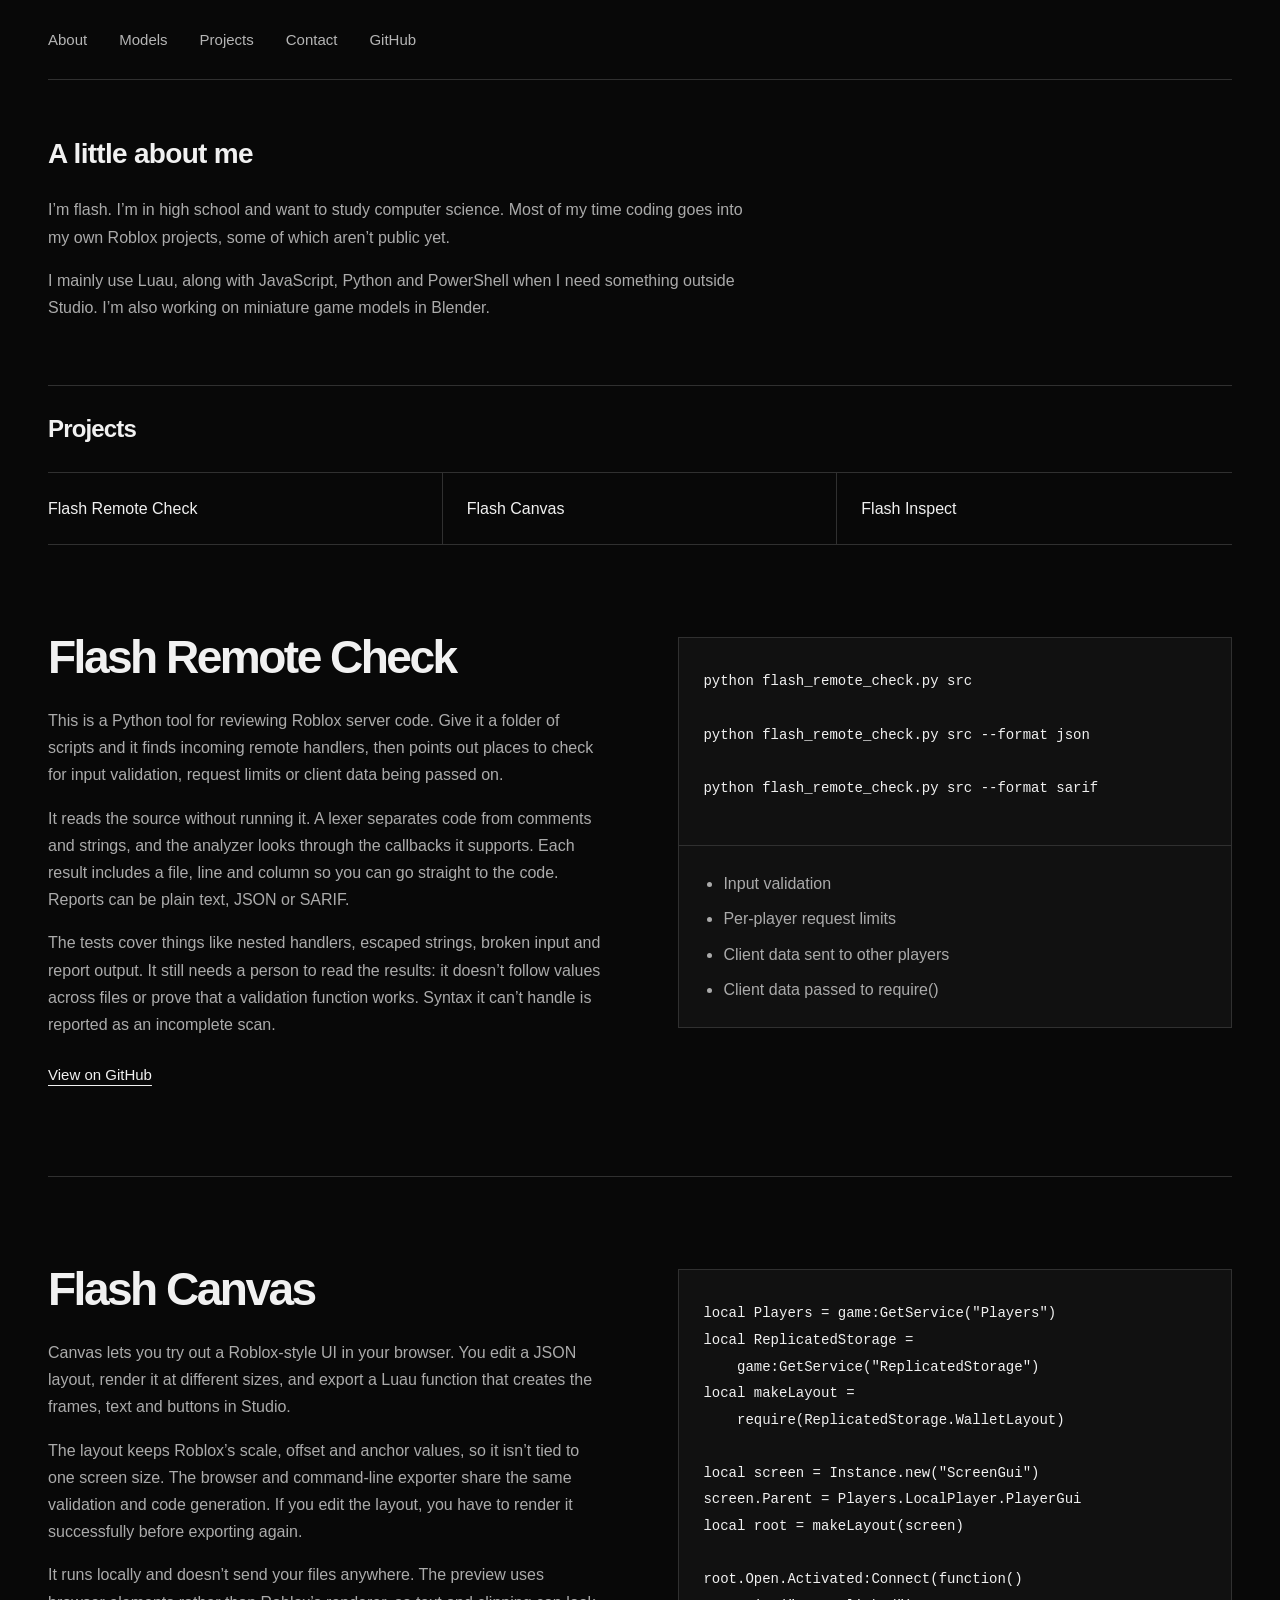
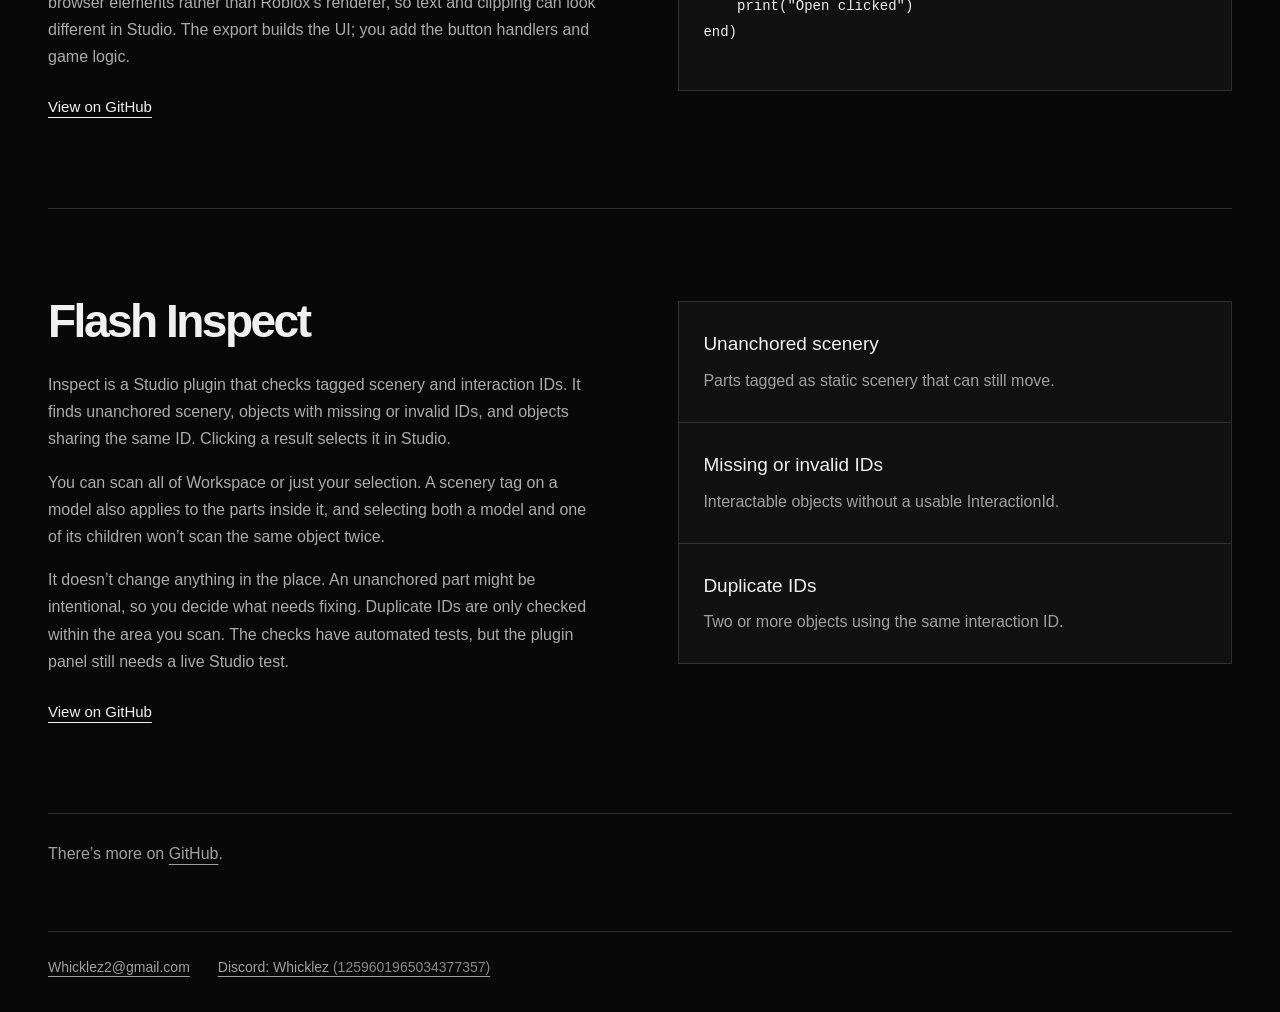
<file: index.html>
<!doctype html>
<html lang="en">
<head>
  <meta charset="utf-8">
  <meta name="viewport" content="width=device-width, initial-scale=1">
  <meta name="description" content="I'm flash. Roblox tools, Blender models, and notes on a few things I've made.">
  <meta name="theme-color" content="#080808">
  <title>flash — Roblox developer</title>
  <link rel="icon" href="assets/favicon.svg" type="image/svg+xml">
  <link rel="stylesheet" href="style.css">
</head>
<body>
  <a class="skip-link" href="#main">Skip to content</a>
  <header class="site-header wrap">
    <nav aria-label="Main navigation">
      <a href="#about-me">About</a>
      <a href="models.html">Models</a>
      <a href="#projects">Projects</a>
      <a href="#contact">Contact</a>
      <a href="https://github.com/flshmodels">GitHub</a>
    </nav>
  </header>

  <main id="main" class="wrap">
    <section id="about-me" class="about-me" aria-labelledby="about-title">
      <h1 id="about-title">A little about me</h1>
      <div id="about">
        <p>I’m flash. I’m in high school and want to study computer science. Most of my time coding goes into my own Roblox projects, some of which aren’t public yet.</p>
        <p>I mainly use Luau, along with JavaScript, Python and PowerShell when I need something outside Studio. I’m also working on miniature game models in Blender.</p>
      </div>
    </section>

    <section id="projects" class="selected-work" aria-labelledby="work-title">
      <div class="section-heading">
        <h2 id="work-title">Projects</h2>
      </div>
      <div class="project-index">
        <a href="#remote-check">Flash Remote Check</a>
        <a href="#canvas">Flash Canvas</a>
        <a href="#inspect">Flash Inspect</a>
      </div>

      <article class="project" id="remote-check" aria-labelledby="remote-title">
        <div class="project-copy">
          <h3 id="remote-title">Flash Remote Check</h3>
          <p>This is a Python tool for reviewing Roblox server code. Give it a folder of scripts and it finds incoming remote handlers, then points out places to check for input validation, request limits or client data being passed on.</p>
          <p>It reads the source without running it. A lexer separates code from comments and strings, and the analyzer looks through the callbacks it supports. Each result includes a file, line and column so you can go straight to the code. Reports can be plain text, JSON or SARIF.</p>
          <p>The tests cover things like nested handlers, escaped strings, broken input and report output. It still needs a person to read the results: it doesn’t follow values across files or prove that a validation function works. Syntax it can’t handle is reported as an incomplete scan.</p>
          <a class="text-link" href="https://github.com/flshmodels/flash-remote-check">View on GitHub</a>
        </div>
        <figure class="project-visual" aria-label="Commands for scanning a source folder and exporting reports">
          <pre><code>python flash_remote_check.py src

python flash_remote_check.py src --format json

python flash_remote_check.py src --format sarif</code></pre>
          <ul class="scan-checks">
            <li>Input validation</li>
            <li>Per-player request limits</li>
            <li>Client data sent to other players</li>
            <li>Client data passed to require()</li>
          </ul>
        </figure>
      </article>

      <article class="project" id="canvas" aria-labelledby="canvas-title">
        <div class="project-copy">
          <h3 id="canvas-title">Flash Canvas</h3>
          <p>Canvas lets you try out a Roblox-style UI in your browser. You edit a JSON layout, render it at different sizes, and export a Luau function that creates the frames, text and buttons in Studio.</p>
          <p>The layout keeps Roblox’s scale, offset and anchor values, so it isn’t tied to one screen size. The browser and command-line exporter share the same validation and code generation. If you edit the layout, you have to render it successfully before exporting again.</p>
          <p>It runs locally and doesn’t send your files anywhere. The preview uses browser elements rather than Roblox’s renderer, so text and clipping can look different in Studio. The export builds the UI; you add the button handlers and game logic.</p>
          <a class="text-link" href="https://github.com/flshmodels/flash-canvas">View on GitHub</a>
        </div>
        <figure class="project-visual" aria-label="Example of using an exported layout in a Roblox LocalScript">
          <pre><code>local Players = game:GetService("Players")
local ReplicatedStorage =
    game:GetService("ReplicatedStorage")
local makeLayout =
    require(ReplicatedStorage.WalletLayout)

local screen = Instance.new("ScreenGui")
screen.Parent = Players.LocalPlayer.PlayerGui
local root = makeLayout(screen)

root.Open.Activated:Connect(function()
    print("Open clicked")
end)</code></pre>
        </figure>
      </article>

      <article class="project" id="inspect" aria-labelledby="inspect-title">
        <div class="project-copy">
          <h3 id="inspect-title">Flash Inspect</h3>
          <p>Inspect is a Studio plugin that checks tagged scenery and interaction IDs. It finds unanchored scenery, objects with missing or invalid IDs, and objects sharing the same ID. Clicking a result selects it in Studio.</p>
          <p>You can scan all of Workspace or just your selection. A scenery tag on a model also applies to the parts inside it, and selecting both a model and one of its children won’t scan the same object twice.</p>
          <p>It doesn’t change anything in the place. An unanchored part might be intentional, so you decide what needs fixing. Duplicate IDs are only checked within the area you scan. The checks have automated tests, but the plugin panel still needs a live Studio test.</p>
          <a class="text-link" href="https://github.com/flshmodels/flash-inspect">View on GitHub</a>
        </div>
        <figure class="project-visual" aria-label="The three checks in Flash Inspect">
          <div class="check-row"><strong>Unanchored scenery</strong><p>Parts tagged as static scenery that can still move.</p></div>
          <div class="check-row"><strong>Missing or invalid IDs</strong><p>Interactable objects without a usable InteractionId.</p></div>
          <div class="check-row"><strong>Duplicate IDs</strong><p>Two or more objects using the same interaction ID.</p></div>
        </figure>
      </article>
      <p class="more-work">There’s more on <a href="https://github.com/flshmodels?tab=repositories">GitHub</a>.</p>
    </section>

  </main>

  <footer class="wrap" id="contact">
    <a href="mailto:Whicklez2@gmail.com">Whicklez2@gmail.com</a>
    <a href="https://discord.com/users/1259601965034377357">Discord: Whicklez <span>(1259601965034377357)</span></a>
  </footer>
</body>
</html>
</file>
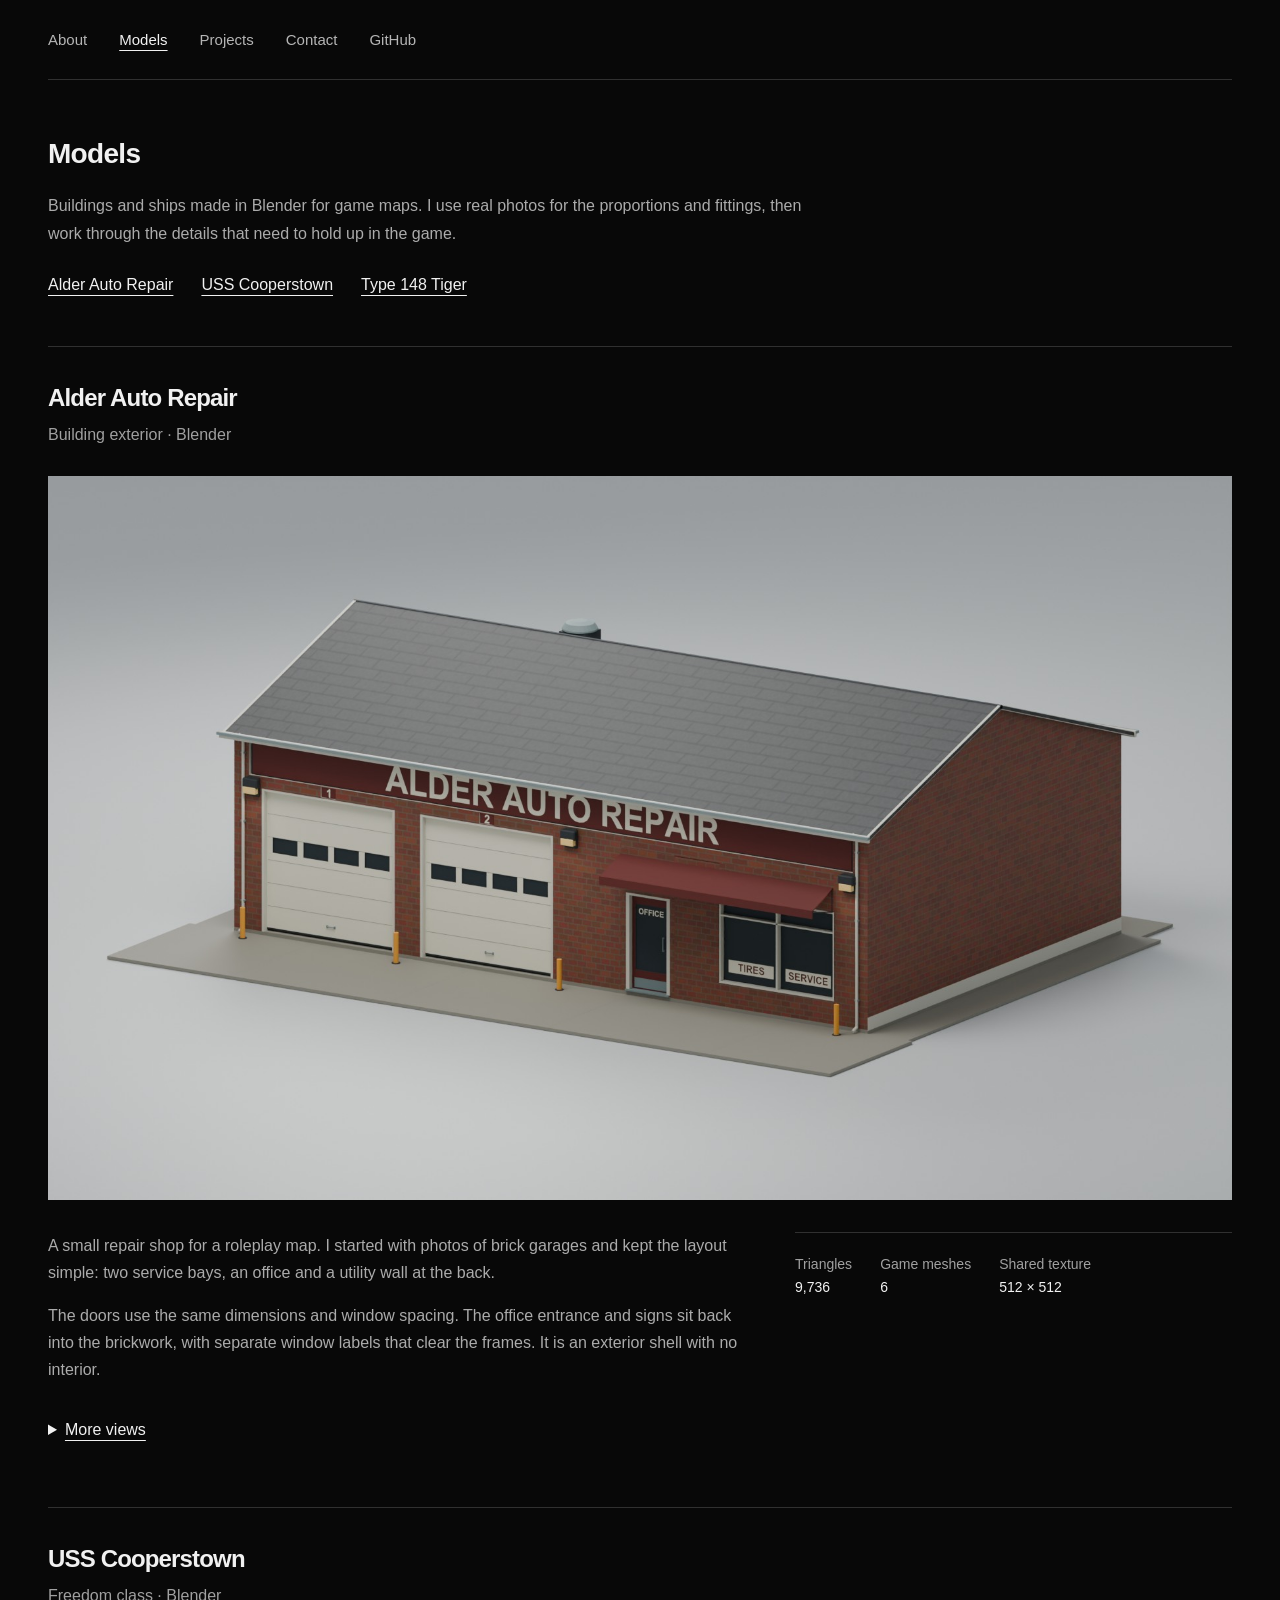
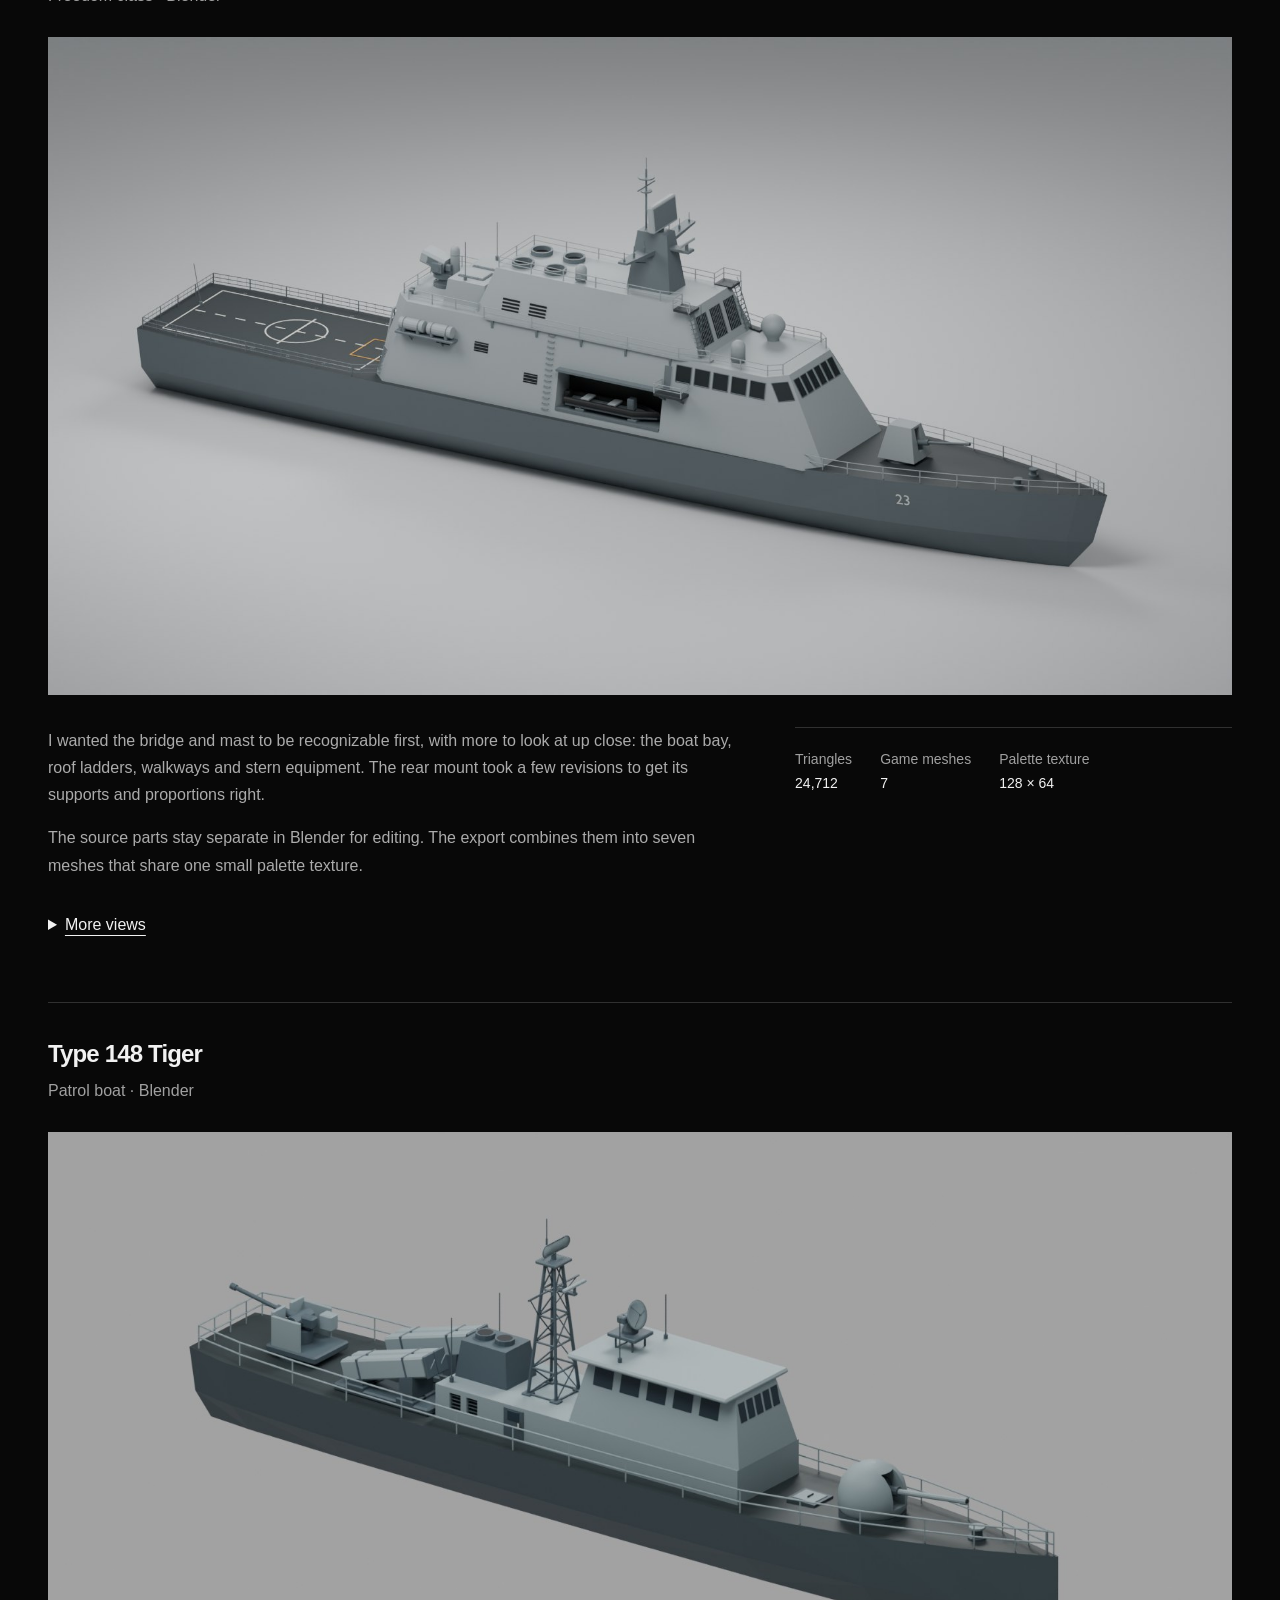
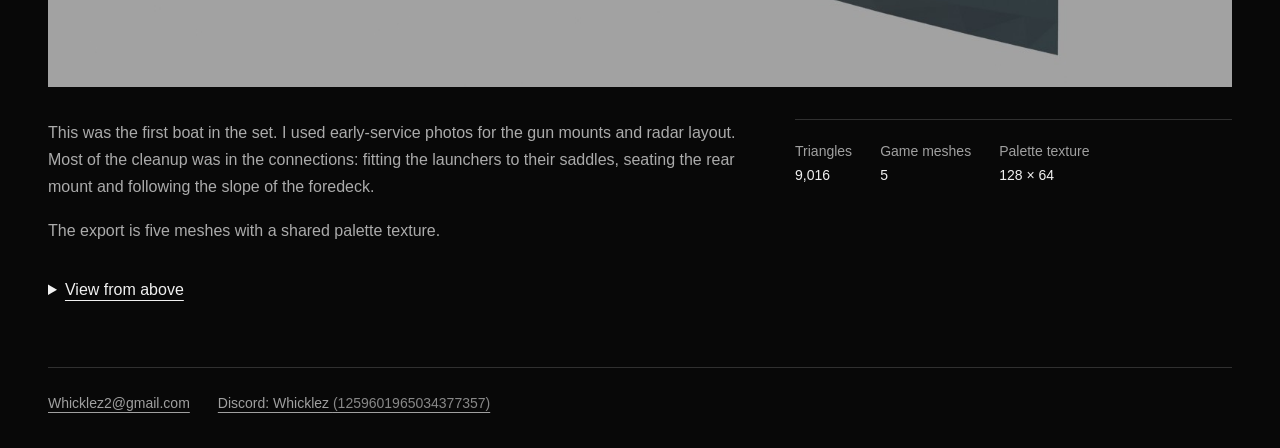
<file: models.html>
<!doctype html>
<html lang="en">
<head>
  <meta charset="utf-8">
  <meta name="viewport" content="width=device-width, initial-scale=1">
  <meta name="description" content="Buildings and miniature ships made in Blender: Alder Auto Repair, USS Cooperstown and Type 148 Tiger.">
  <meta name="theme-color" content="#080808">
  <title>Models — flash</title>
  <link rel="icon" href="assets/favicon.svg" type="image/svg+xml">
  <link rel="stylesheet" href="style.css">
</head>
<body>
  <a class="skip-link" href="#main">Skip to content</a>
  <header class="site-header wrap">
    <nav aria-label="Main navigation">
      <a href="index.html#about-me">About</a>
      <a href="models.html" aria-current="page">Models</a>
      <a href="index.html#projects">Projects</a>
      <a href="#contact">Contact</a>
      <a href="https://github.com/flshmodels">GitHub</a>
    </nav>
  </header>

  <main id="main" class="wrap models-page">
    <section class="models-intro" aria-labelledby="models-title">
      <h1 id="models-title">Models</h1>
      <p>Buildings and ships made in Blender for game maps. I use real photos for the proportions and fittings, then work through the details that need to hold up in the game.</p>
      <div class="model-links"><a href="#alder">Alder Auto Repair</a><a href="#cooperstown">USS Cooperstown</a><a href="#tiger">Type 148 Tiger</a></div>
    </section>

    <article class="ship-study" id="alder" aria-labelledby="alder-title">
      <div class="ship-heading"><h2 id="alder-title">Alder Auto Repair</h2><p>Building exterior · Blender</p></div>
      <a class="render-link" href="assets/alder-front.jpg" aria-label="Open full front view of Alder Auto Repair">
        <img class="ship-render" src="assets/alder-front.jpg" width="1800" height="1100" alt="Brick auto repair shop with two white garage doors, a burgundy awning and a recessed office entrance.">
      </a>
      <div class="ship-description">
        <div><p>A small repair shop for a roleplay map. I started with photos of brick garages and kept the layout simple: two service bays, an office and a utility wall at the back.</p><p>The doors use the same dimensions and window spacing. The office entrance and signs sit back into the brickwork, with separate window labels that clear the frames. It is an exterior shell with no interior.</p></div>
        <dl class="model-stats"><div><dt>Triangles</dt><dd>9,736</dd></div><div><dt>Game meshes</dt><dd>6</dd></div><div><dt>Shared texture</dt><dd>512 × 512</dd></div></dl>
      </div>
      <details class="ship-views">
        <summary>More views</summary>
        <div class="render-gallery">
          <figure><a href="assets/alder-rear.jpg"><img src="assets/alder-rear.jpg" width="1800" height="1100" alt="Rear of the brick garage showing the service door, recessed vent, electrical cabinet and condenser." loading="lazy"></a><figcaption>Rear elevation and roof</figcaption></figure>
          <figure><a href="assets/alder-entrance.jpg"><img src="assets/alder-entrance.jpg" width="1600" height="1000" alt="Close-up of the recessed office door and window labels below the supported awning." loading="lazy"></a><figcaption>Office entrance</figcaption></figure>
          <figure><a href="assets/alder-utilities.jpg"><img src="assets/alder-utilities.jpg" width="1600" height="1000" alt="Close-up of the inset meter cabinet, wall vent and condenser on its concrete pad." loading="lazy"></a><figcaption>Rear fittings</figcaption></figure>
          <figure class="wide-view"><a href="assets/alder-elevation.jpg"><img src="assets/alder-elevation.jpg" width="1800" height="1000" alt="Straight-on view showing the matched garage bays, centred numbers and shop sign." loading="lazy"></a><figcaption>Front elevation</figcaption></figure>
        </div>
      </details>
    </article>

    <article class="ship-study" id="cooperstown" aria-labelledby="cooperstown-title">
      <div class="ship-heading">
        <h2 id="cooperstown-title">USS Cooperstown</h2>
        <p>Freedom class · Blender</p>
      </div>
      <a class="render-link" href="assets/cooperstown-bow.jpg" aria-label="Open full bow view of the Cooperstown model">
        <img class="ship-render" src="assets/cooperstown-bow.jpg" width="1800" height="1000" alt="Bow view of the finished Cooperstown miniature, showing its angular bridge, mast, side boat bay and roof walkways.">
      </a>
      <div class="ship-description">
        <div>
          <p>I wanted the bridge and mast to be recognizable first, with more to look at up close: the boat bay, roof ladders, walkways and stern equipment. The rear mount took a few revisions to get its supports and proportions right.</p>
          <p>The source parts stay separate in Blender for editing. The export combines them into seven meshes that share one small palette texture.</p>
        </div>
        <dl class="model-stats"><div><dt>Triangles</dt><dd>24,712</dd></div><div><dt>Game meshes</dt><dd>7</dd></div><div><dt>Palette texture</dt><dd>128 × 64</dd></div></dl>
      </div>
      <details class="ship-views">
        <summary>More views</summary>
        <div class="render-gallery">
          <figure><a href="assets/cooperstown-stern.jpg"><img src="assets/cooperstown-stern.jpg" width="1800" height="1000" alt="Whole-ship view from the stern, including the flight deck, hangar and side fittings." loading="lazy"></a><figcaption>From the stern</figcaption></figure>
          <figure><a href="assets/cooperstown-mount.jpg"><img src="assets/cooperstown-mount.jpg" width="1800" height="1000" alt="Close view of the rear mount with its thick circular bearing, support cheeks and radar housing." loading="lazy"></a><figcaption>Rear mount and supports</figcaption></figure>
          <figure><a href="assets/cooperstown-aft.jpg"><img src="assets/cooperstown-aft.jpg" width="1800" height="1000" alt="Direct view of the stern showing the hangar door, access ladder, life-raft racks and roof equipment." loading="lazy"></a><figcaption>Hangar and roof access</figcaption></figure>
        </div>
      </details>
    </article>

    <article class="ship-study" id="tiger" aria-labelledby="tiger-title">
      <div class="ship-heading"><h2 id="tiger-title">Type 148 Tiger</h2><p>Patrol boat · Blender</p></div>
      <a class="render-link" href="assets/tiger-bow.jpg" aria-label="Open full bow view of the Tiger model"><img class="ship-render" src="assets/tiger-bow.jpg" width="1600" height="750" alt="Tiger-class miniature with its gun mounts, four boxed launchers and lattice radar mast." loading="lazy"></a>
      <div class="ship-description">
        <div><p>This was the first boat in the set. I used early-service photos for the gun mounts and radar layout. Most of the cleanup was in the connections: fitting the launchers to their saddles, seating the rear mount and following the slope of the foredeck.</p><p>The export is five meshes with a shared palette texture.</p></div>
        <dl class="model-stats"><div><dt>Triangles</dt><dd>9,016</dd></div><div><dt>Game meshes</dt><dd>5</dd></div><div><dt>Palette texture</dt><dd>128 × 64</dd></div></dl>
      </div>
      <details class="ship-views"><summary>View from above</summary><a class="render-link" href="assets/tiger-top.jpg"><img class="ship-render" src="assets/tiger-top.jpg" width="1600" height="500" alt="Top view of the Tiger model showing the layout of the guns, launchers and deck fittings." loading="lazy"></a></details>
    </article>
  </main>

  <footer class="wrap" id="contact">
    <a href="mailto:Whicklez2@gmail.com">Whicklez2@gmail.com</a>
    <a href="https://discord.com/users/1259601965034377357">Discord: Whicklez <span>(1259601965034377357)</span></a>
  </footer>
</body>
</html>
</file>
<file: style.css>
/* Change these values to adjust the whole palette. */
:root {
  color-scheme: dark;
  --background: #080808;
  --surface: #111111;
  --text: #f1f1f1;
  --muted: #a0a0a0;
  --border: #303030;
  font-family: "Segoe UI", Arial, sans-serif;
  font-size: 16px;
  line-height: 1.7;
  color: var(--text);
  background: var(--background);
  scroll-behavior: smooth;
}

* { box-sizing: border-box; }
body { margin: 0; }
a { color: inherit; text-underline-offset: 0.3em; }
a:hover { color: #ffffff; }
a:focus-visible {
  outline: 2px solid #ffffff;
  outline-offset: 6px;
}
::selection { color: #080808; background: #ffffff; }
.wrap { width: min(1200px, calc(100% - 96px)); margin-inline: auto; }
section, article { scroll-margin-top: 32px; }
p, h1, h2, h3, figure { margin: 0; }
p + p { margin-top: 1rem; }
.skip-link { position: fixed; left: 16px; top: -100px; padding: 12px; background: #ffffff; color: #080808; z-index: 5; }
.skip-link:focus { top: 16px; }

/* Header and introduction. */
.site-header { display: flex; align-items: center; min-height: 80px; border-bottom: 1px solid var(--border); }
nav { display: flex; flex-wrap: wrap; gap: 12px 32px; font-size: 0.9375rem; }
nav a { color: #b5b5b5; text-decoration: none; }
nav a:hover { text-decoration: underline; }
nav a[aria-current="page"] { color: var(--text); text-decoration: underline; }
h1 { font-size: 1.75rem; font-weight: 550; line-height: 1.3; letter-spacing: -0.025em; }
.text-link { display: inline-block; font-size: 0.9375rem; white-space: nowrap; text-decoration-thickness: 1px; }

/* The index is intentionally short. Each project gets room below it. */
.section-heading { display: flex; align-items: baseline; justify-content: space-between; gap: 24px; padding-block: 28px; border-top: 1px solid var(--border); }
h2 { font-size: 1.5rem; font-weight: 550; letter-spacing: -0.035em; line-height: 1.25; }
.project-index { display: grid; grid-template-columns: repeat(3, 1fr); border-block: 1px solid var(--border); }
.project-index a { padding: 22px 24px; text-decoration: none; border-right: 1px solid var(--border); transition: background 160ms; }
.project-index a:first-child { padding-left: 0; }
.project-index a:last-child { border-right: 0; }
.project-index a:hover { background: var(--surface); }
.project { display: grid; grid-template-columns: minmax(0, 1fr) minmax(0, 1fr); gap: clamp(40px, 6vw, 90px); padding-block: 88px; border-bottom: 1px solid var(--border); align-items: start; }
.project-copy, .project-visual { min-width: 0; }
h3 { font-size: clamp(2.25rem, 3.6vw, 3.5rem); font-weight: 550; letter-spacing: -0.055em; line-height: 1.08; margin-bottom: 24px; }
.project-copy > p { color: #ababab; }
.project-copy > .text-link { margin-top: 24px; }
.project-visual { background: var(--surface); border: 1px solid var(--border); margin-top: 4px; }
pre { margin: 0; padding: 30px 24px 44px; overflow-x: auto; font-size: 0.875rem; line-height: 1.9; tab-size: 4; }
code { font-family: Consolas, "Courier New", monospace; }
.check-row { padding: 28px 24px; border-bottom: 1px solid var(--border); }
.check-row:last-of-type { border-bottom: 0; }
.check-row strong { display: block; font-weight: 500; font-size: 1.1875rem; line-height: 1.5; margin-bottom: 8px; }
.check-row p { color: var(--muted); }
.scan-checks { border-top: 1px solid var(--border); margin: 0; padding: 24px 24px 24px 44px; color: #ababab; }
.scan-checks li + li { margin-top: 8px; }
.more-work { color: var(--muted); padding-block: 26px 64px; }

/* The separate model gallery keeps the home page focused on the written projects. */
.models-intro { padding-block: 56px 48px; max-width: 760px; }
.models-intro h1 { margin-bottom: 20px; }
.models-intro > p { color: #ababab; }
.model-links { display: flex; flex-wrap: wrap; gap: 12px 28px; margin-top: 24px; }
.ship-study { padding-block: 36px 64px; border-top: 1px solid var(--border); }
.ship-heading { margin-bottom: 28px; }
.ship-heading p { margin-top: 8px; color: var(--muted); }
.render-link { display: block; }
.ship-render { display: block; width: 100%; height: auto; background: #a9aaab; }
.ship-description { display: grid; grid-template-columns: minmax(0, 1.6fr) minmax(0, 1fr); gap: 48px; margin-block: 32px; }
.ship-description p { color: #ababab; }
.ship-description .model-stats { margin: 0; align-content: start; }
.ship-views summary { cursor: pointer; width: fit-content; text-decoration: underline; text-underline-offset: .3em; }
.ship-views[open] > summary { margin-bottom: 24px; }
.render-gallery { display: grid; grid-template-columns: repeat(2, minmax(0, 1fr)); gap: 28px; }
.render-gallery figure:first-child { grid-column: 1 / -1; }
.render-gallery .wide-view { grid-column: 1 / -1; }
.render-gallery img { display: block; width: 100%; height: auto; }
.render-gallery figcaption { color: var(--muted); margin-top: 8px; font-size: .875rem; }
.model-work { padding-bottom: 72px; }
.model-intro { max-width: 700px; color: var(--muted); margin-bottom: 32px; }
.model-grid { display: grid; grid-template-columns: repeat(2, minmax(0, 1fr)); gap: 28px; }
.model-card { min-width: 0; border: 1px solid var(--border); }
.model-image { display: block; width: 100%; height: auto; aspect-ratio: 16 / 9; object-fit: contain; background: #a9aaab; }
.model-copy { padding: 28px; }
.model-copy h3 { font-size: 1.75rem; line-height: 1.2; letter-spacing: -0.035em; margin-bottom: 16px; }
.model-copy > p { color: #ababab; }
.model-stats { display: flex; flex-wrap: wrap; gap: 20px 28px; padding-top: 20px; margin: 24px 0; border-top: 1px solid var(--border); font-size: 0.875rem; }
.model-stats dt { color: var(--muted); }
.model-stats dd { margin: 0; }
/* Introduction and contact details. */
.about-me { max-width: 720px; padding-block: 56px 64px; }
.about-me h1 { margin-bottom: 24px; }
.about-me p { color: #ababab; }
footer { display: flex; flex-wrap: wrap; gap: 12px 28px; padding-block: 24px 32px; border-top: 1px solid var(--border); color: var(--muted); font-size: 0.875rem; }
footer a { overflow-wrap: anywhere; }
footer a span { color: #888888; }

@media (max-width: 800px) {
  .wrap { width: calc(100% - 48px); }
  .site-header { min-height: 88px; }
  nav { gap: 20px; }
  .project { gap: 32px; padding-block: 64px; }
}

@media (max-width: 640px) {
  .wrap { width: calc(100% - 40px); }
  .site-header { flex-wrap: wrap; gap: 12px; padding-block: 20px; }
  nav { gap: 16px; font-size: 0.875rem; }
  .section-heading { align-items: start; flex-direction: column; gap: 18px; }
  .project-index { grid-template-columns: 1fr; }
  .project-index a, .project-index a:first-child { padding: 16px 0; border-right: 0; border-bottom: 1px solid var(--border); }
  .project-index a:last-child { border-bottom: 0; }
  .project-index a { display: flex; align-items: baseline; justify-content: space-between; gap: 12px; }
  .project { grid-template-columns: minmax(0, 1fr); }
  .project { padding-block: 48px; gap: 32px; }
  .about-me { padding-block: 36px 48px; }
  .models-intro { padding-block: 36px; }
  .ship-description, .render-gallery { grid-template-columns: minmax(0, 1fr); gap: 24px; }
  .render-gallery figure:first-child { grid-column: auto; }
  .ship-study { padding-bottom: 48px; }
  .more-work { padding-bottom: 48px; }
  pre { font-size: 0.8125rem; padding-inline: 18px; }
}

@media (prefers-reduced-motion: reduce) {
  :root { scroll-behavior: auto; }
  * { transition: none !important; }
}
</file>
